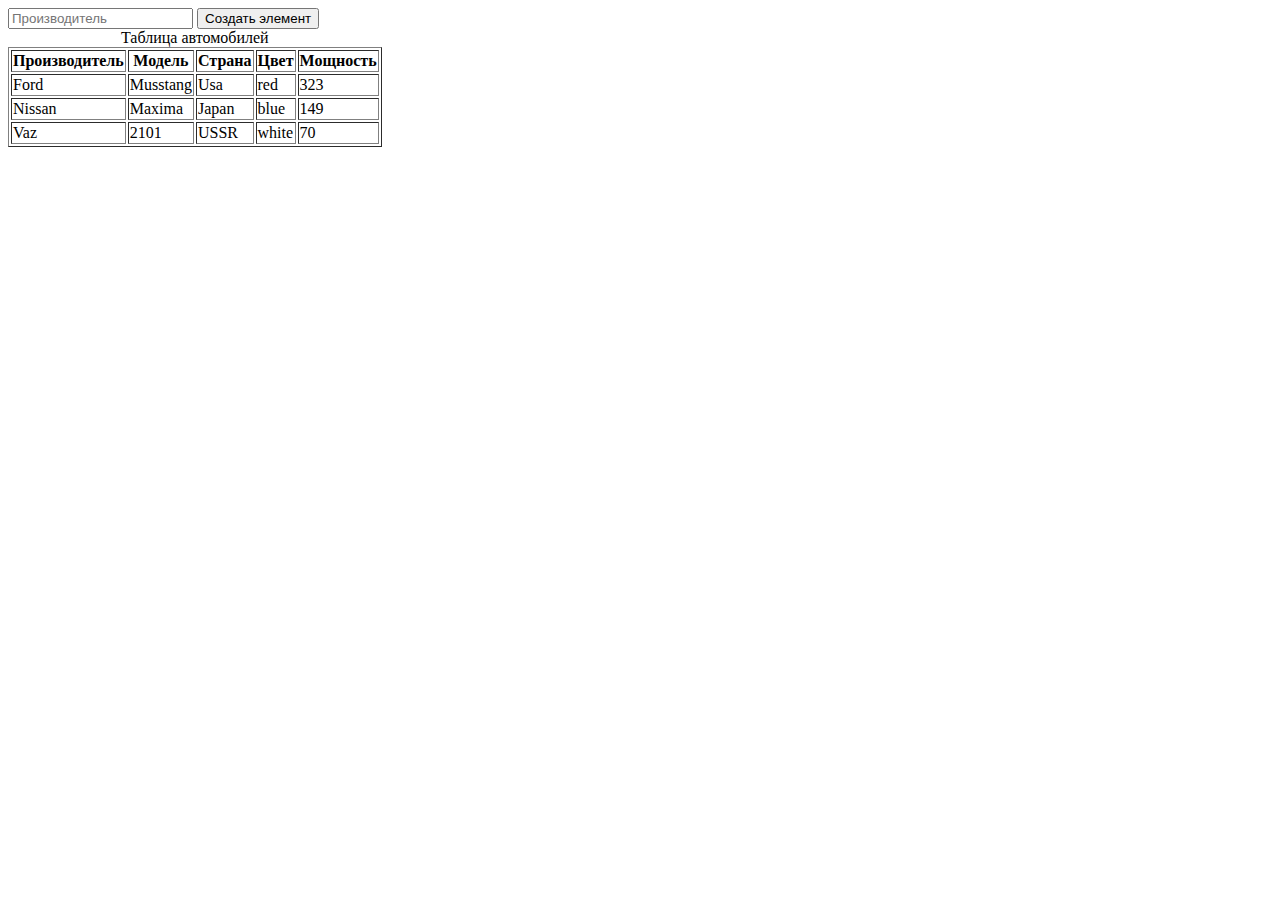
<file: lab3/index.html>
<!DOCTYPE html>
<html lang="en">

<head>
    <meta charset="UTF-8">
    <meta http-equiv="X-UA-Compatible" content="IE=edge">
    <meta name="viewport" content="width=device-width, initial-scale=1.0">
    <script src="script.js" defer></script>
    <link rel="stylesheet" href="style.css" type="text/css">
    <title>Document</title>
</head>

<body onload="tabletOnload();modalController()">
    <div class="blok">
        <input type="text" placeholder="Производитель" id="search-text" onkeyup="tableSearch()">
        <table border="1" id="sortable">
            <caption>Таблица автомобилей</caption>
            <thead>
                <tr>
                    <th>Производитель</th>
                    <th>Модель</th>
                    <th>Страна</th>
                    <th>Цвет</th>
                    <th data-type="number">Мощность</th>
                </tr>
            </thead>
            <tbody id="dest">
            </tbody>
    </div>


    <div class="modal add">
        <div class="modal__main">
            <div class="modal__title">
                <div class="__modal__container">
                    <form id="average">
                        <label><input type="text" placeholder="Производитель" id="marka" value=""></label>
                        <label><input type="text" placeholder="Модель" id="model" value=""></label>
                        <label><input type="text" placeholder="Страна" id="country" value=""></label>
                        <label><input type="text" placeholder="Цвет" id="color" value=""></label>
                        <label><input type="text" placeholder="Мощность" id="power" value=""></label>
                        <input type="button" onclick="addElem()" value="Добавить элемент">
                    </form>
                </div>
                <button class="modal__close">x</button>
            </div>
        </div>
    </div>
    <button class="modal_add">Создать элемент</button>
    <button class="edit_open">Создать элемент</button>

    <div class="modal edit">
        <div class="modal__main">
            <div class="modal__title">
                <div class="__modal__container">
                    <form id="edit_form">
                        <label><input type="text" class="editw" placeholder="Производитель" id="marka_e" value=""></label>
                        <label><input type="text" class="editw" placeholder="Модель" id="model_e" value=""></label>
                        <label><input type="text" class="editw" placeholder="Страна" id="country_e" value=""></label>
                        <label><input type="text" class="editw" placeholder="Цвет" id="color_e" value=""></label>
                        <label><input type="text" class="editw" placeholder="Мощность" id="power_e" value=""></label>
                        <input type="button" onclick="" id="elem_edit" value="Сохранить">
                        <input type="button" onclick="" id="delete" value="Удалить элемент">
                        
                    </form>
                </div>
                <button class="modal__close2" >x</button>
            </div>
        </div>
    </div>

</body>

</html>
</file>
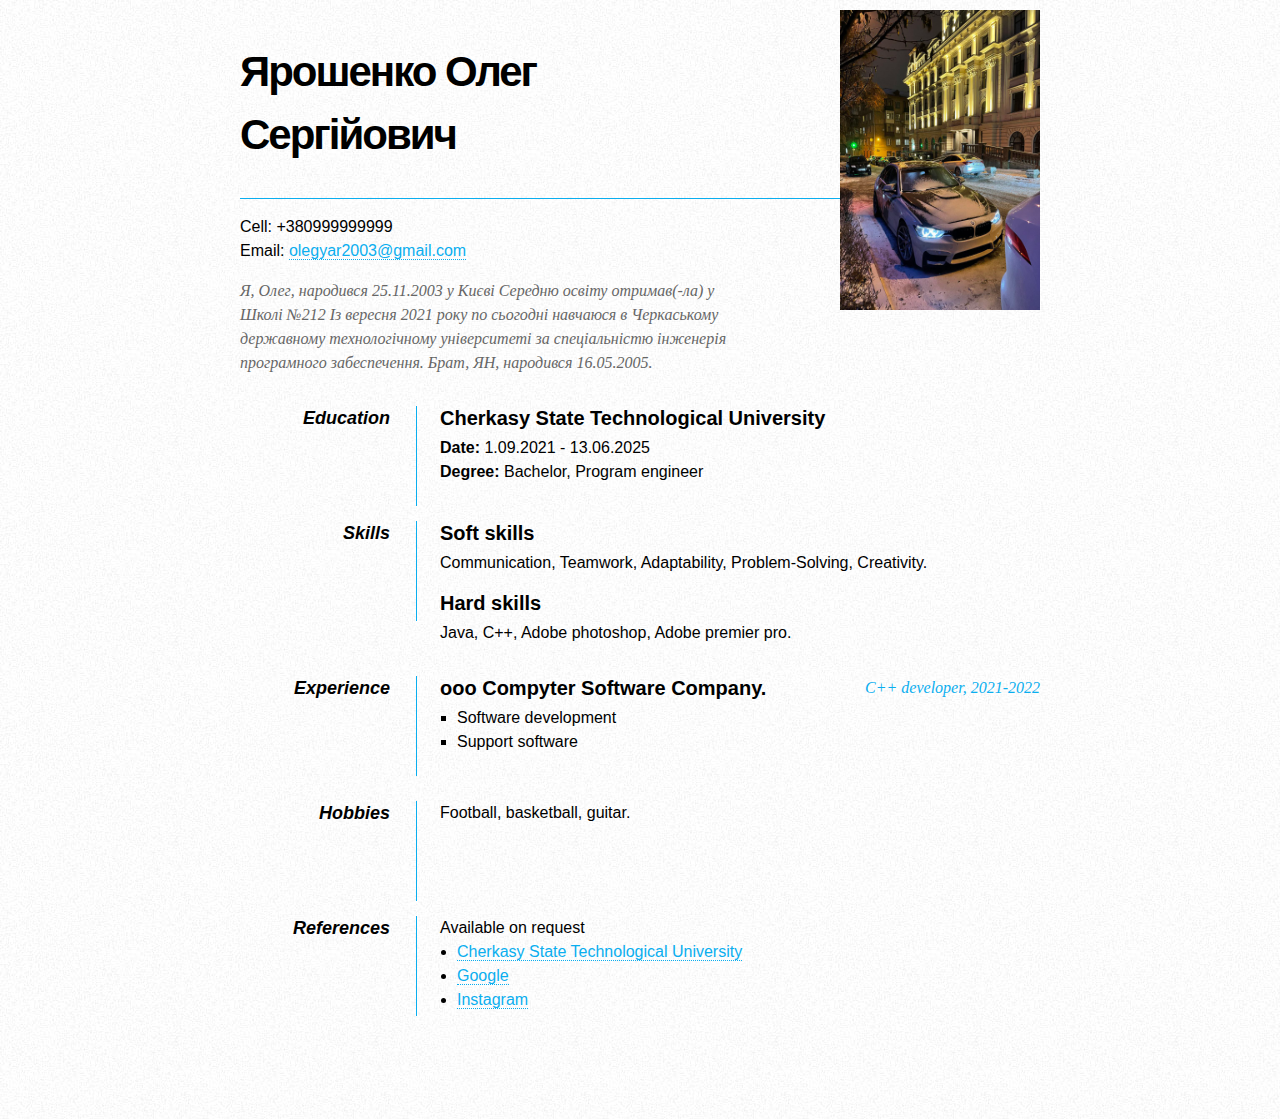
<file: portfolio/lab2/cv/index.html>
<!DOCTYPE html PUBLIC "-//W3C//DTD XHTML 1.0 Strict//EN"
"http://www.w3.org/TR/xhtml1/DTD/xhtml1-strict.dtd">

<html xmlns="http://www.w3.org/1999/xhtml" xml:lang="en" lang="en">

<head>
     <meta http-equiv="Content-Type" content="text/html; charset=utf-8"/>
     <link rel="stylesheet" type="text/css" href="main.css">
     <title>Resume Ярошенко Олег Сергійович</title>
</head>

<body>

    <div id="page-wrap">
    
        <img src="images/photo.jpg" alt="Photo of #fullName" id="pic" width="200" height="300"/>
    
        <div id="contact-info" class="vcard">
        
            <!-- Microformats! -->
        
            <h1 class="fn">Ярошенко Олег 
                <p>Сергійович</p></h1>
        
            <p>
                Cell: <span class="tel">+380999999999</span><br />
                Email: <a class="email" href="mailto:#email">olegyar2003@gmail.com</a>
            </p>
        </div>
                
        <div id="objective">
            <p>
                Я, Олег, народився 25.11.2003 у Києві

                Середню освіту отримав(-ла) у Школі №212
                
                Із вересня 2021 року по сьогодні навчаюся в Черкаському державному технологічному університеті за спеціальністю інженерія програмного забеспечення.
                
                Брат, ЯН, народився 16.05.2005.
            </p>
        </div>
        
        <div class="clear"></div>
        
        <dl>
            <dd class="clear"></dd>
            
            <dt>Education</dt>
            <dd>
                <h2>Cherkasy State Technological University</h2>
                <p><strong>Date:</strong> 1.09.2021 - 13.06.2025<br />
                   <strong>Degree:</strong> Bachelor, Program engineer</p>
            </dd>
            
            <dd class="clear"></dd>
            
            <dt>Skills</dt>
            <dd>
                <h2>Soft skills</h2>
                <p>
				Communication, Teamwork, Adaptability, Problem-Solving, Creativity.
				</p>
                
                <h2>Hard skills</h2>
                <p>
				Java, C++, Adobe photoshop, Adobe premier pro.
				</p>
            </dd>
            
            <dd class="clear"></dd>
            
            <dt>Experience</dt>
            <dd>
                <h2>ooo Compyter Software Company. <span>C++ developer, 2021-2022</span></h2>
                <ul type="square">
                    <li>Software development</li>
                    <li>Support software</li>
                
                </ul> 
            </dd>
            
            <dd class="clear"></dd>
            
            <dt>Hobbies</dt>
            <dd>Football, basketball, guitar.
		
			</dd>
            
            <dd class="clear"></dd>
            
            <dt>References</dt>
            <dd>Available on request
				<ul type="disc">
					<li class="li-link"><a href="https://chdtu.edu.ua">Cherkasy State Technological University</a></li>
					<li class="li-link"><a href="https://google.com">Google</a></li>
					<li class="li-link"><a href="https://instagram.com">Instagram</a></li>
				</ul>
			</dd>
            
            <dd class="clear"></dd>
        </dl>
        
        <div class="clear"></div>
    
    </div>

</body>

</html>
</file>
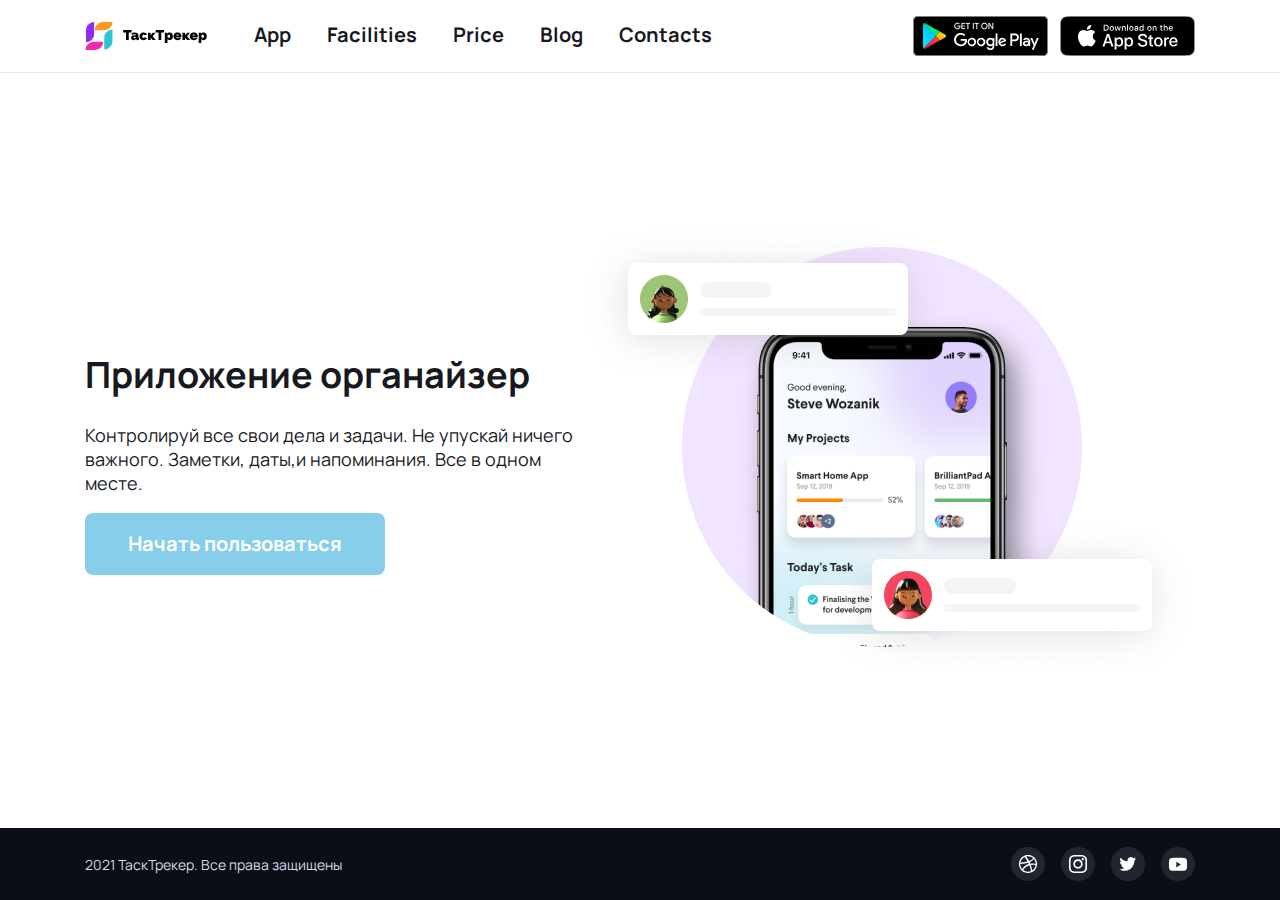
<file: portfolio/lab3/site.ua/index.html>
<!DOCTYPE html>
<html lang="en">

<head>
    <meta charset="UTF-8">
    <meta http-equiv="X-UA-Compatible" content="IE=edge">
    <!--<meta name="viewport" content="width=device-width, initial-scale=1.0">-->
    <title>TaskTreker</title>
    <link rel="stylesheet" href="./css/main.css">
    <link rel="preconnect" href="https://fonts.gstatic.com" crossorigin>
    <link href="https://fonts.googleapis.com/css2?family=Manrope:wght@400;700;800&display=swap" rel="stylesheet">
</head>

<body class="main-page">


    <header class="header">
        <div class="header-container">

            <div class="logo">
                <img src="./img/Dark.svg" alt="TaskTreker">
            </div>

            <nav class="nav">
                <a class="nav-link" href="#">App</a>
                <a class="nav-link" href="#">Facilities</a>
                <a class="nav-link" href="#">Price</a>
                <a class="nav-link" href="#">Blog</a>
                <a class="nav-link" href="#">Contacts</a>
            </nav>

            <div class="appstore">
                <a class="appstore-item" href="https://play.google.com/">
                    <img src="img/Google_Play_Badge.svg" alt="Get it on google play">
                </a>
                <a class="appstore-item" href="https://appstore.com">
                    <img src="img/App_Store_Badge.svg" alt="Get it on appstore">
                </a>

            </div>

        </div>

    </header>

    <main class="main">

        <div class="main-container">
            <div class="main-content">

                <h1>Приложение органайзер</h1>
                <p>Контролируй все свои дела и задачи. Не упускай ничего важного.
                    Заметки, даты,и напоминания. Все в одном месте.</p>
                <a class="button" href="#">Начать пользоваться</a>

            </div>
            <div class="main-img"><img src="img/Hero/Mock Creative.png" alt="pctr"></div>
        </div>

    </main>

    <footer class="footer">

        <div class="footer-container">

            <div class="footer-copyright">
                <p> 2021 ТаскТрекер. Все права защищены</p>
            </div>

            <div class="footer-socials">
                <a class="footer-socials-item" href="#"><img src="img/Dribbble.svg" alt="dribbble"></a>
                <a class="footer-socials-item" href="#"><img src="img/Instagram.svg" alt="instagram"></a>
                <a class="footer-socials-item" href="#"><img src="img/Twitter.svg" alt="twitter"></a>
                <a class="footer-socials-item" href="#"><img src="img/Youtube.svg" alt="yt"></a>
            </div>

        </div>

    </footer>

</body>

</html>
</file>
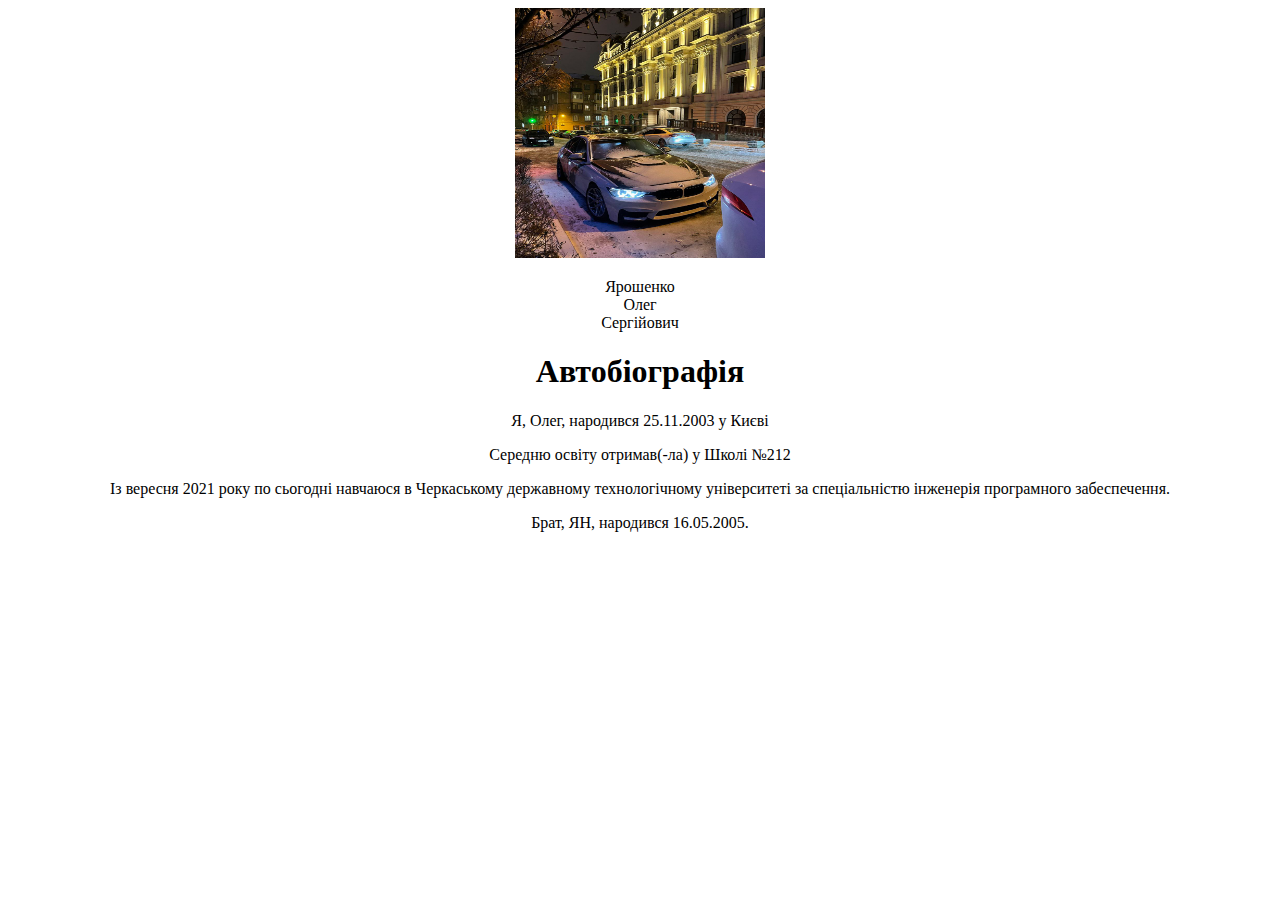
<file: portfolio/lab1web/lab1.html>
<!DOCTYPE html>
<html>
<head>
 <meta charset="utf-8">
 <title>Автобіографія Ярошенка Олега Сергійовича</title>
 <link rel="stylesheet" type="text/css" href="main.css">
</head>
<body text="black" bgcolor=white>
<img src="photo.jpg" height="250px" width="250px"/>
<p>
 Ярошенко<br/>
 Олег<br/>
 Сергійович<br/>
</p>
<h1>Автобіографія</h1>
<!-- Заповнюємо у відповідності із власними даними -->
<p>Я, Олег, народився 25.11.2003 у Києві</p>
<p>Середню освіту отримав(-ла) у Школі №212</p>
<p>Із вересня 2021 року по сьогодні навчаюся в Черкаському
державному технологічному університеті за спеціальністю
інженерія програмного забеспечення.</p>
<!-- Заповнюємо за наявності -->
<p>Брат, ЯН, народився 16.05.2005.</p>
</body>
</html>
</file>
<file: lab3/style.css>
label {
  display: block;
  margin-bottom: 0px;
}

.edit_open{
  display: none;
}

.modal {
  position: fixed;
  inset: 0;
  background-color: rgba(0, 0, 0, 0.5);
  cursor: pointer;
  padding: 30px;
  overflow-y: auto;
  
}

.modal__main {
  position: relative;
  max-width: 700px;
  background-color: #fff;
  margin: auto;
  color: #000;
  border-radius: 16px;
  padding: 30px 60px 60px;
  cursor: default;
}

.modal__title {
  font-size: 60px;
  margin-bottom: 30px;
}

.modal__container {
  font-size: 30px;
  margin-bottom: 5px;
}

.modal__close {
  background-color: transparent;
  border: none;
  cursor: pointer;
  font-size: 22px;
  position: absolute;
  top: 10px;
  right: 10px;
  outline: 1px solid transparent;
  outline-offset: 3px;
  transition: outline-color .15s ease-in-out;
  border-radius: 3px;
  padding: 0;
  text-align: center;
  display: block;
  width: 30px;
  height: 30px;
}

.modal__close:focus-visible {
  outline-color: green;
}

.modal__close2 {
  background-color: transparent;
  border: none;
  cursor: pointer;
  font-size: 22px;
  position: absolute;
  top: 10px;
  right: 10px;
  outline: 1px solid transparent;
  outline-offset: 3px;
  transition: outline-color .15s ease-in-out;
  border-radius: 3px;
  padding: 0;
  text-align: center;
  display: block;
  width: 30px;
  height: 30px;
}
</file>
<file: portfolio/lab2/cv/main.css>
* {
    margin: 0;
    padding: 0;
}

h1 {
    line-height: 1.5;
}

body {
    font: 16px Helvetica, Sans-Serif;
    line-height: 24px;
    background: url(images/noise.jpg);
}

.clear {
    clear: both;
}

#page-wrap {
    width: 800px;
    margin: 40px auto 60px;
}

#pic {
    float: right;
    margin: -30px 0 0 0;
}

h1 {
    margin: 0 0 16px 0;
    padding: 0 0 16px 0;
    font-size: 42px;
    font-weight: bold;
    letter-spacing: -2px;
    border-bottom: 1px solid #0aaeef;
}

h2 {
    font-size: 20px;
    margin: 0 0 6px 0;
    position: relative;
}

h2 span {
    position: absolute;
    bottom: 0;
    right: 0;
    font-style: italic;
    font-family: Georgia, Serif;
    font-size: 16px;
    color: #0aaeef;
    font-weight: normal;
}

p {
    margin: 0 0 16px 0;
}

a {
    color: #0aaeef;
    text-decoration: none;
    border-bottom: 1px dotted #0aaeef;
}

a:hover {
    border-bottom-style: solid;
    color: black;
}

ul {
    margin: 0 0 32px 17px;
}

#objective {
    width: 500px;
    float: left;
}

#objective p {
    font-family: Georgia, Serif;
    font-style: italic;
    color: #666;
}

dt {
    font-style: italic;
    font-weight: bold;
    font-size: 18px;
    text-align: right;
    padding: 0 26px 0 0;
    width: 150px;
    float: left;
    height: 100px;
    border-right: 1px solid #0aaeef;
}

dd {
    width: 600px;
    float: right;
}

dd.clear {
    float: none;
    margin: 0;
    height: 15px;
}

/* li{
list-style-type: disc;    
} */
</file>
<file: portfolio/lab3/site.ua/css/main.css>
*,
*::before,
*::after {
    box-sizing: border-box;
}

body {
    height: 100%;
    margin: 0;
    font-family: 'Manrope', sans-serif;
}

html {
    height: 100%;
}


img {
    display: block;
}

.main-page {
    display: flex;
    flex-direction: column;
    justify-content: space-between;
}

/*header*/

.header {
    display: flex;
    align-items: center;
    height: 73px;
    border-bottom: 1px solid #e5e9f2;
}

.header-container {
    width: 1110px;
    margin: 0 auto;
    display: flex;
    align-items: center;
}

.logo {
    margin-right: 40px;
}

.nav {
    font-weight: bold;
    font-size: 20px;
    line-height: 1px;
    color: #18191F;
    margin-top: -4px;
}

.nav-link {

    margin-right: 32px;
    color: #18191F;
    text-decoration: none;
}

.nav-link:hover {
    color: skyblue;
}

.nav-link:last-child {
    margin-right: 0px;
}

.appstore {
    margin-left: auto;
    display: flex;
    
}

.appstore-item {
    margin: 5px 0 5px 12px;
}

.appstore-item:hover {
    opacity: 0.5;
}

.appstore-item:first-child {
    margin-left: 0px;
}

/* Main */

.main{


}

.main-container {
    width: 1110px;
    margin: 0 auto;
    display: flex;
    justify-content: space-between;
    padding-top: 60px;
    padding-bottom: 60px;
    align-items: center;

}

.main-content {
    width: 540px;
    font-size: 18px;
    color: #18191F
}

.main-img{


}

.main-header {
    margin-top: 0;
    margin-bottom: 16px;
    font-weight: 800;
    font-size: 72px;
    line-height: 1.36;
    /* or 136% */
    color: #18191F;
}

.main-text {
    margin-bottom: 32px;
}

.main-text p {
    margin-bottom: 15px;
    font-size: 18px;
    line-height: 1.78;
}

.button {
    display: inline-block;
    padding-left: 35px;
    padding-right: 35px;
    width: 300px;
    text-align: center;

    height: 62px;

    background: skyblue;
    border-radius: 8px;

    font-weight: bold;
    font-size: 20px;
    line-height: 62px;
    color: #FFFFFF;
    text-decoration: none;
}

.button:hover {
    opacity: 0.8;
}

/*footer*/

.footer {
    display: flex;
    align-items: center;
    height: 72px;
    background: #0B0D17;
    color: #D9D8E1;
}

.footer-container {
    width: 1110px;
    margin: 0 auto;
    display: flex;
    justify-content: space-between;
    align-items: center;
}

.footer-copyright {
    font-size: 14px;
}

.footer-socials {
    display: flex;
}

.footer-socials-item {
    margin-left: 16px;
}

.footer-socials-item:hover {
    opacity: 0.5;
}
</file>
<file: portfolio/lab1web/main.css>
body{
text-align: center;
}
</file>
